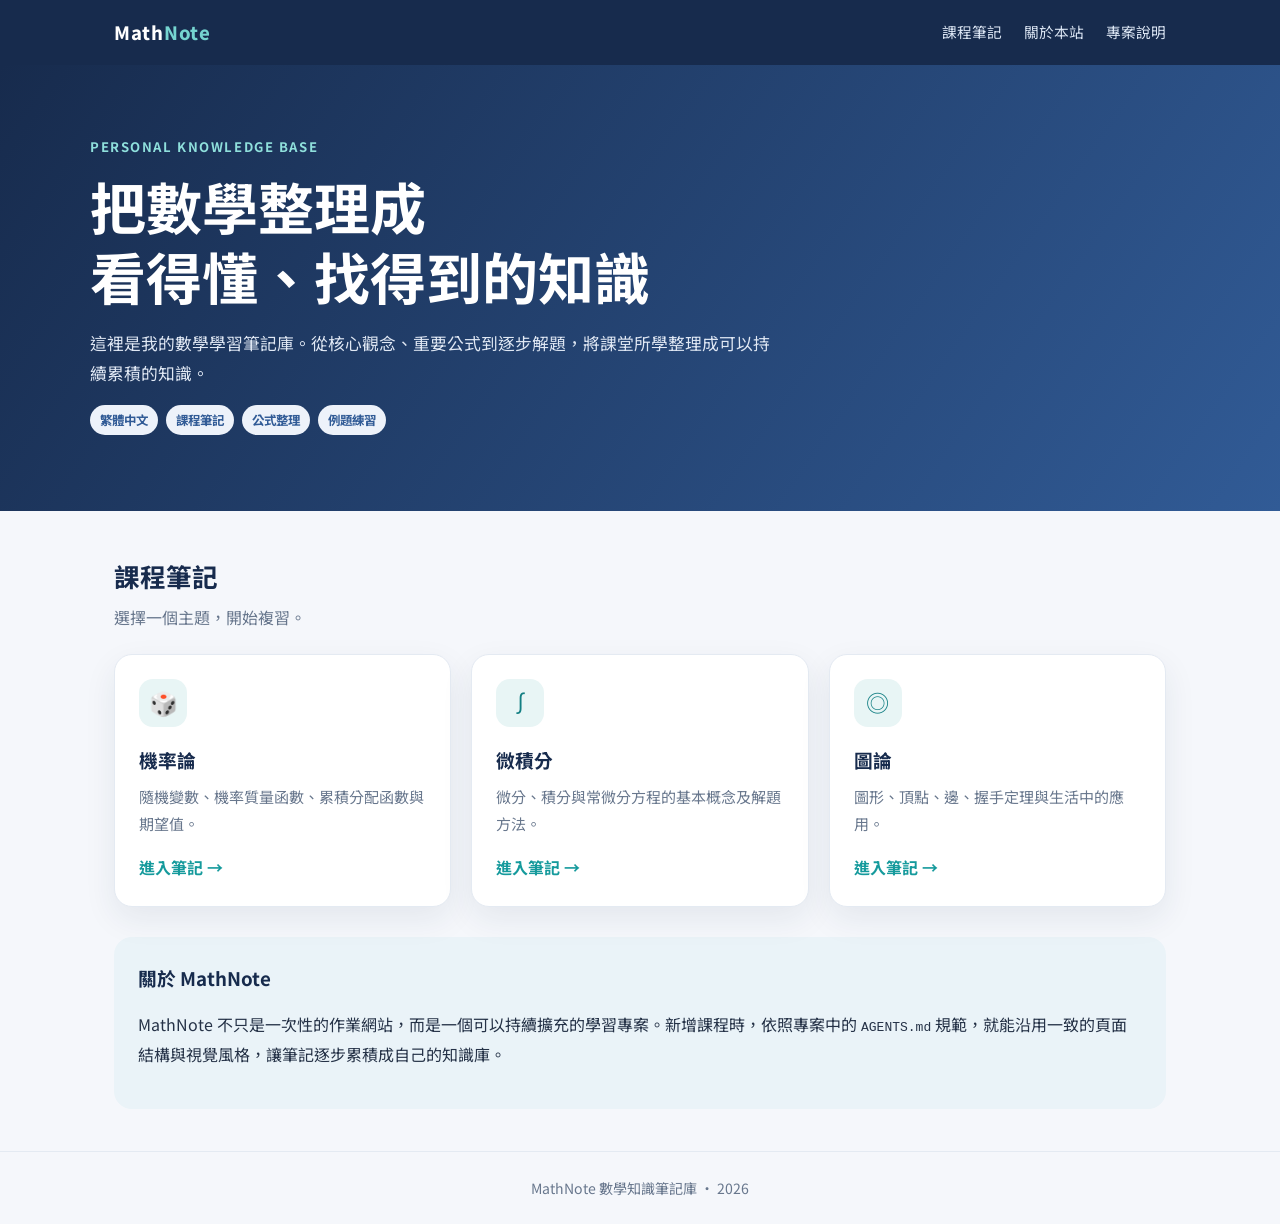
<file: index.html>
<!doctype html>
<html lang="zh-Hant">
<head><meta charset="utf-8"><meta name="viewport" content="width=device-width,initial-scale=1"><meta name="description" content="MathNote 個人數學知識筆記庫，整理機率論、微積分與圖論。"><title>MathNote｜數學知識筆記庫</title><link rel="stylesheet" href="assets/style.css"></head>
<body>
<header class="topbar"><nav class="nav"><a class="brand" href="index.html">Math<span>Note</span></a><div class="navlinks"><a href="#subjects">課程筆記</a><a href="#about">關於本站</a><a href="README.md">專案說明</a></div></nav></header>
<section class="hero"><div class="hero-inner"><div class="eyebrow">PERSONAL KNOWLEDGE BASE</div><h1>把數學整理成<br>看得懂、找得到的知識</h1><p>這裡是我的數學學習筆記庫。從核心觀念、重要公式到逐步解題，將課堂所學整理成可以持續累積的知識。</p><div class="pill-row"><span class="tag">繁體中文</span><span class="tag">課程筆記</span><span class="tag">公式整理</span><span class="tag">例題練習</span></div></div></section>
<main class="wrap" id="subjects"><div class="section-head"><div><h2>課程筆記</h2><p>選擇一個主題，開始複習。</p></div></div>
<div class="grid">
<a class="card" href="subjects/probability.html"><div class="card-icon">🎲</div><h3>機率論</h3><p>隨機變數、機率質量函數、累積分配函數與期望值。</p><span class="arrow">進入筆記 →</span></a>
<a class="card" href="subjects/calculus.html"><div class="card-icon">∫</div><h3>微積分</h3><p>微分、積分與常微分方程的基本概念及解題方法。</p><span class="arrow">進入筆記 →</span></a>
<a class="card" href="subjects/graph-theory.html"><div class="card-icon">◎</div><h3>圖論</h3><p>圖形、頂點、邊、握手定理與生活中的應用。</p><span class="arrow">進入筆記 →</span></a>
</div>
<section class="intro" id="about"><h3>關於 MathNote</h3><p>MathNote 不只是一次性的作業網站，而是一個可以持續擴充的學習專案。新增課程時，依照專案中的 <code>AGENTS.md</code> 規範，就能沿用一致的頁面結構與視覺風格，讓筆記逐步累積成自己的知識庫。</p></section>
</main><footer class="footer">MathNote 數學知識筆記庫 · <span data-year></span></footer><script src="assets/script.js"></script></body></html>
</file>
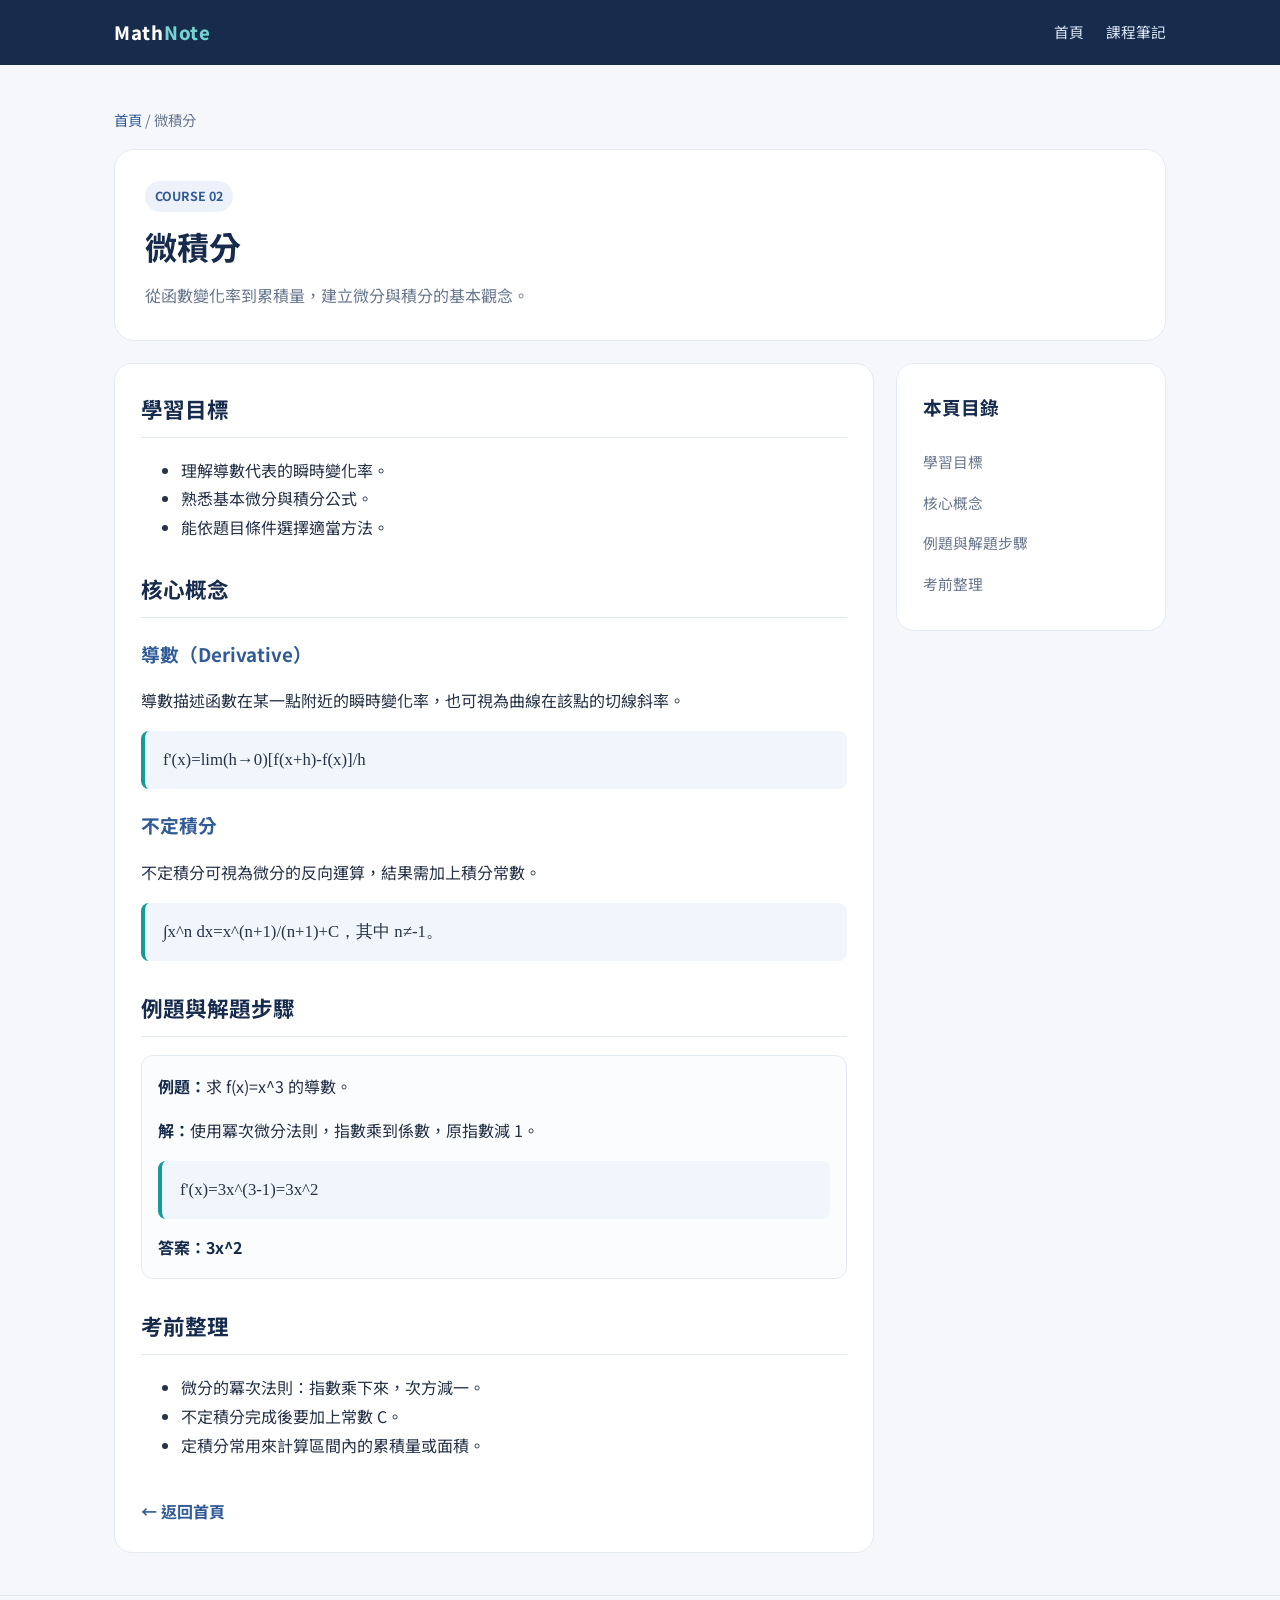
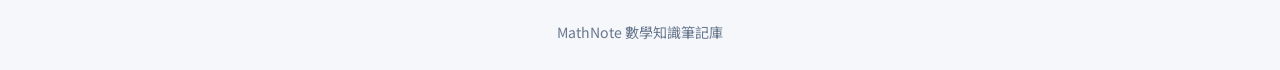
<file: subjects/calculus.html>
<!doctype html><html lang="zh-Hant"><head><meta charset="utf-8"><meta name="viewport" content="width=device-width,initial-scale=1"><title>微積分｜MathNote</title><link rel="stylesheet" href="../assets/style.css"></head><body><header class="topbar"><nav class="nav"><a class="brand" href="../index.html">Math<span>Note</span></a><div class="navlinks"><a href="../index.html">首頁</a><a href="../index.html#subjects">課程筆記</a></div></nav></header><main class="wrap"><div class="crumb"><a href="../index.html">首頁</a> / 微積分</div><div class="page-title"><span class="tag">COURSE 02</span><h1>微積分</h1><p>從函數變化率到累積量，建立微分與積分的基本觀念。</p></div><div class="content-grid"><article class="article"><h2 id="goal">學習目標</h2><ul><li>理解導數代表的瞬時變化率。</li><li>熟悉基本微分與積分公式。</li><li>能依題目條件選擇適當方法。</li></ul><h2 id="concept">核心概念</h2><h3>導數（Derivative）</h3><p>導數描述函數在某一點附近的瞬時變化率，也可視為曲線在該點的切線斜率。</p><div class="formula">f'(x)=lim(h→0)[f(x+h)-f(x)]/h</div><h3>不定積分</h3><p>不定積分可視為微分的反向運算，結果需加上積分常數。</p><div class="formula">∫x^n dx=x^(n+1)/(n+1)+C，其中 n≠-1。</div><h2 id="example">例題與解題步驟</h2><div class="example"><strong>例題：</strong>求 f(x)=x^3 的導數。<p><strong>解：</strong>使用冪次微分法則，指數乘到係數，原指數減 1。</p><div class="formula">f'(x)=3x^(3-1)=3x^2</div><strong>答案：3x^2</strong></div><h2 id="review">考前整理</h2><ul><li>微分的冪次法則：指數乘下來，次方減一。</li><li>不定積分完成後要加上常數 C。</li><li>定積分常用來計算區間內的累積量或面積。</li></ul><a class="back" href="../index.html">← 返回首頁</a></article><aside class="sidebar"><h3>本頁目錄</h3><a href="#goal">學習目標</a><a href="#concept">核心概念</a><a href="#example">例題與解題步驟</a><a href="#review">考前整理</a></aside></div></main><footer class="footer">MathNote 數學知識筆記庫</footer><script src="../assets/script.js"></script></body></html>
</file>
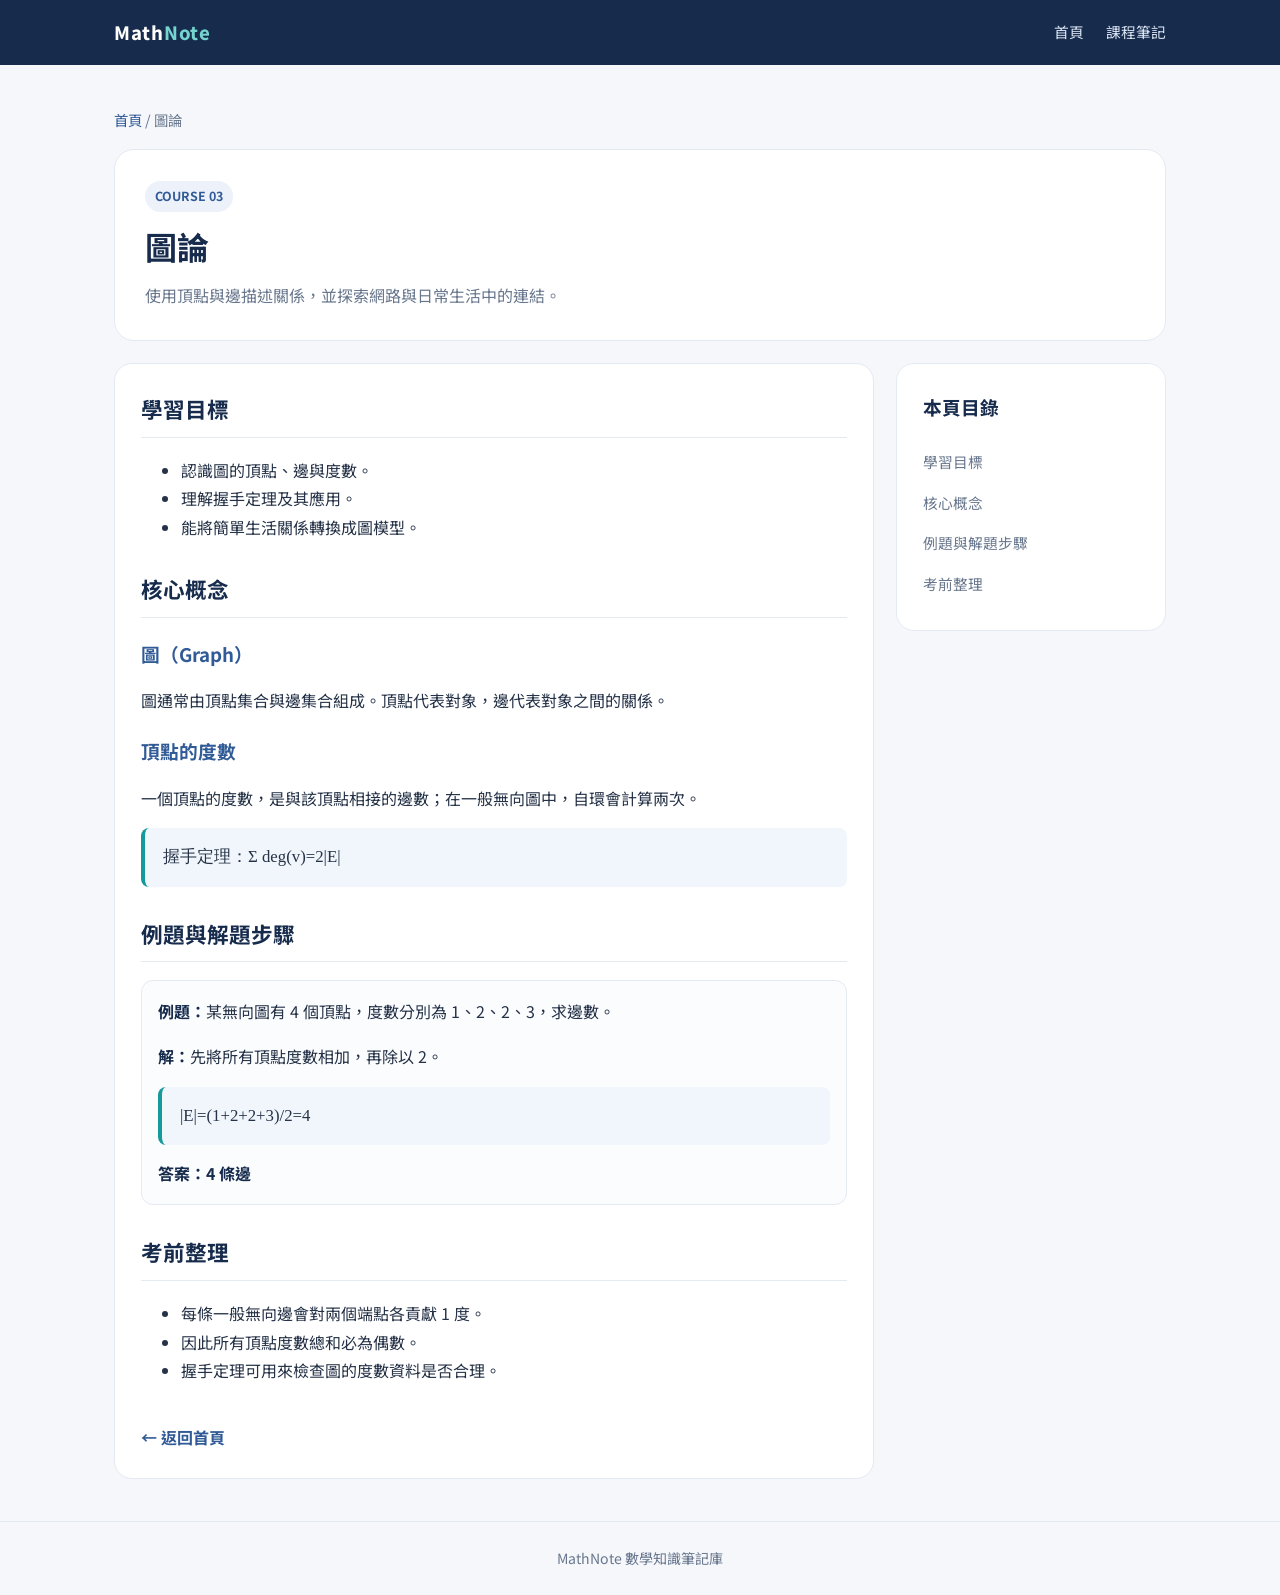
<file: subjects/graph-theory.html>
<!doctype html><html lang="zh-Hant"><head><meta charset="utf-8"><meta name="viewport" content="width=device-width,initial-scale=1"><title>圖論｜MathNote</title><link rel="stylesheet" href="../assets/style.css"></head><body><header class="topbar"><nav class="nav"><a class="brand" href="../index.html">Math<span>Note</span></a><div class="navlinks"><a href="../index.html">首頁</a><a href="../index.html#subjects">課程筆記</a></div></nav></header><main class="wrap"><div class="crumb"><a href="../index.html">首頁</a> / 圖論</div><div class="page-title"><span class="tag">COURSE 03</span><h1>圖論</h1><p>使用頂點與邊描述關係，並探索網路與日常生活中的連結。</p></div><div class="content-grid"><article class="article"><h2 id="goal">學習目標</h2><ul><li>認識圖的頂點、邊與度數。</li><li>理解握手定理及其應用。</li><li>能將簡單生活關係轉換成圖模型。</li></ul><h2 id="concept">核心概念</h2><h3>圖（Graph）</h3><p>圖通常由頂點集合與邊集合組成。頂點代表對象，邊代表對象之間的關係。</p><h3>頂點的度數</h3><p>一個頂點的度數，是與該頂點相接的邊數；在一般無向圖中，自環會計算兩次。</p><div class="formula">握手定理：Σ deg(v)=2|E|</div><h2 id="example">例題與解題步驟</h2><div class="example"><strong>例題：</strong>某無向圖有 4 個頂點，度數分別為 1、2、2、3，求邊數。<p><strong>解：</strong>先將所有頂點度數相加，再除以 2。</p><div class="formula">|E|=(1+2+2+3)/2=4</div><strong>答案：4 條邊</strong></div><h2 id="review">考前整理</h2><ul><li>每條一般無向邊會對兩個端點各貢獻 1 度。</li><li>因此所有頂點度數總和必為偶數。</li><li>握手定理可用來檢查圖的度數資料是否合理。</li></ul><a class="back" href="../index.html">← 返回首頁</a></article><aside class="sidebar"><h3>本頁目錄</h3><a href="#goal">學習目標</a><a href="#concept">核心概念</a><a href="#example">例題與解題步驟</a><a href="#review">考前整理</a></aside></div></main><footer class="footer">MathNote 數學知識筆記庫</footer><script src="../assets/script.js"></script></body></html>
</file>
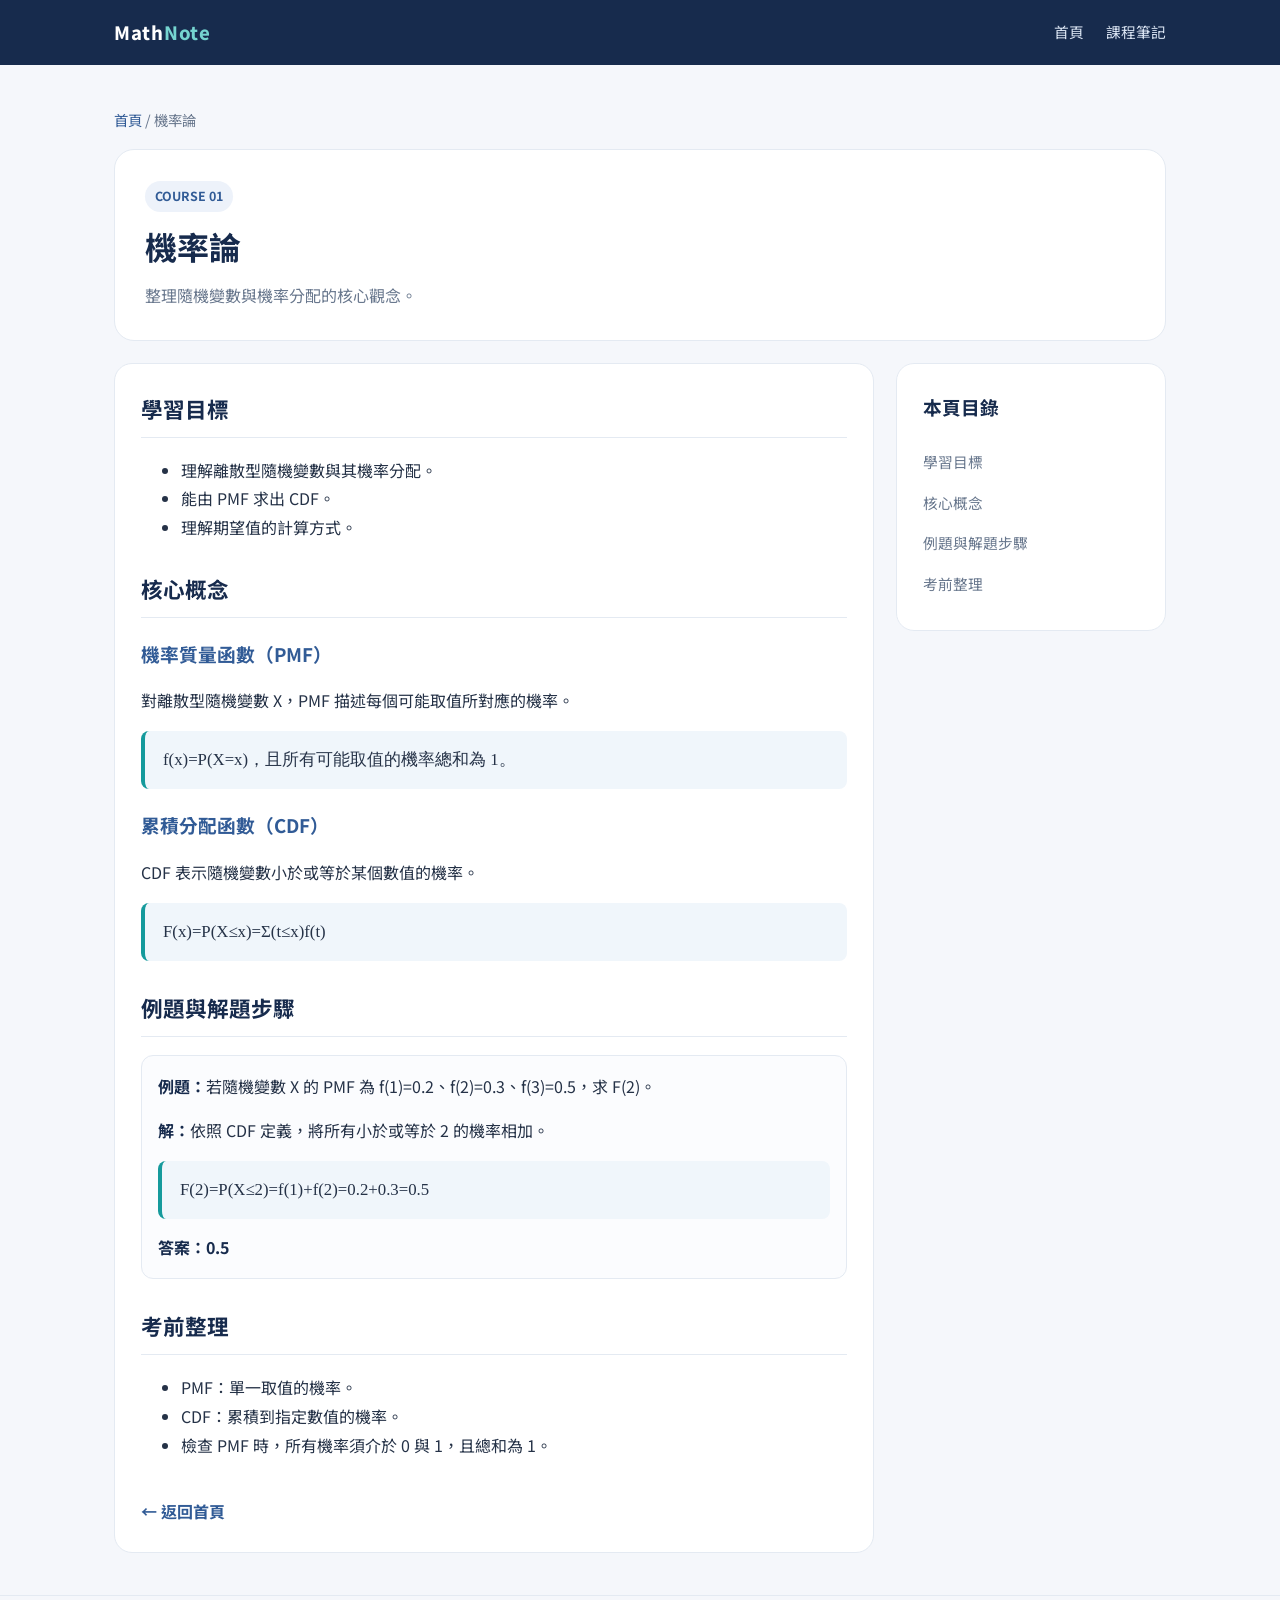
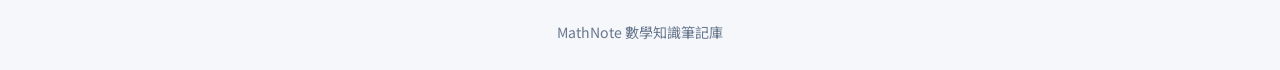
<file: subjects/probability.html>
<!doctype html><html lang="zh-Hant"><head><meta charset="utf-8"><meta name="viewport" content="width=device-width,initial-scale=1"><title>機率論｜MathNote</title><link rel="stylesheet" href="../assets/style.css"></head><body><header class="topbar"><nav class="nav"><a class="brand" href="../index.html">Math<span>Note</span></a><div class="navlinks"><a href="../index.html">首頁</a><a href="../index.html#subjects">課程筆記</a></div></nav></header><main class="wrap"><div class="crumb"><a href="../index.html">首頁</a> / 機率論</div><div class="page-title"><span class="tag">COURSE 01</span><h1>機率論</h1><p>整理隨機變數與機率分配的核心觀念。</p></div><div class="content-grid"><article class="article"><h2 id="goal">學習目標</h2><ul><li>理解離散型隨機變數與其機率分配。</li><li>能由 PMF 求出 CDF。</li><li>理解期望值的計算方式。</li></ul><h2 id="concept">核心概念</h2><h3>機率質量函數（PMF）</h3><p>對離散型隨機變數 X，PMF 描述每個可能取值所對應的機率。</p><div class="formula">f(x)=P(X=x)，且所有可能取值的機率總和為 1。</div><h3>累積分配函數（CDF）</h3><p>CDF 表示隨機變數小於或等於某個數值的機率。</p><div class="formula">F(x)=P(X≤x)=Σ(t≤x)f(t)</div><h2 id="example">例題與解題步驟</h2><div class="example"><strong>例題：</strong>若隨機變數 X 的 PMF 為 f(1)=0.2、f(2)=0.3、f(3)=0.5，求 F(2)。<p><strong>解：</strong>依照 CDF 定義，將所有小於或等於 2 的機率相加。</p><div class="formula">F(2)=P(X≤2)=f(1)+f(2)=0.2+0.3=0.5</div><strong>答案：0.5</strong></div><h2 id="review">考前整理</h2><ul><li>PMF：單一取值的機率。</li><li>CDF：累積到指定數值的機率。</li><li>檢查 PMF 時，所有機率須介於 0 與 1，且總和為 1。</li></ul><a class="back" href="../index.html">← 返回首頁</a></article><aside class="sidebar"><h3>本頁目錄</h3><a href="#goal">學習目標</a><a href="#concept">核心概念</a><a href="#example">例題與解題步驟</a><a href="#review">考前整理</a></aside></div></main><footer class="footer">MathNote 數學知識筆記庫</footer><script src="../assets/script.js"></script></body></html>
</file>
<file: assets/style.css>
@import url('https://fonts.googleapis.com/css2?family=Noto+Sans+TC:wght@400;500;600;700;800&display=swap');
:root{--navy:#172b4d;--blue:#315b96;--teal:#159a9c;--ink:#253247;--muted:#68778d;--paper:#f5f7fb;--line:#e4eaf2;--white:#fff;--shadow:0 12px 32px rgba(25,48,82,.08)}
*{box-sizing:border-box}html{scroll-behavior:smooth}body{margin:0;background:var(--paper);color:var(--ink);font-family:'Noto Sans TC',system-ui,sans-serif;line-height:1.8}a{color:inherit;text-decoration:none}.topbar{background:var(--navy);color:white}.nav{max-width:1100px;margin:auto;padding:16px 24px;display:flex;align-items:center;justify-content:space-between;gap:18px}.brand{font-size:1.15rem;font-weight:800;letter-spacing:.04em}.brand span{color:#75d4d0}.navlinks{display:flex;gap:22px;font-size:.92rem;color:#dce6f4}.navlinks a:hover{color:#75d4d0}.hero{background:linear-gradient(125deg,#172b4d,#315b96);color:white;padding:70px 24px 76px}.hero-inner{max-width:1100px;margin:auto}.eyebrow{color:#8fe0dc;font-size:.82rem;font-weight:700;letter-spacing:.12em}.hero h1{font-size:clamp(2rem,5vw,3.5rem);line-height:1.25;margin:12px 0}.hero p{max-width:680px;color:#e0e8f4;font-size:1.05rem}.wrap{max-width:1100px;margin:auto;padding:42px 24px}.section-head{display:flex;justify-content:space-between;align-items:end;gap:16px;margin-bottom:22px}.section-head h2{margin:0;color:var(--navy);font-size:1.6rem}.section-head p{margin:4px 0 0;color:var(--muted)}.grid{display:grid;grid-template-columns:repeat(3,minmax(0,1fr));gap:20px}.card{background:var(--white);border:1px solid var(--line);border-radius:18px;padding:24px;box-shadow:var(--shadow);transition:transform .2s,border-color .2s}.card:hover{transform:translateY(-4px);border-color:#9bcacb}.card-icon{width:48px;height:48px;border-radius:14px;background:#e8f5f5;color:#137f83;display:grid;place-items:center;font-size:1.45rem}.card h3{color:var(--navy);margin:16px 0 6px}.card p{color:var(--muted);margin:0 0 16px;font-size:.94rem}.tag{display:inline-block;background:#edf2fa;color:#315b96;border-radius:999px;padding:4px 10px;font-size:.78rem;font-weight:700}.arrow{color:var(--teal);font-weight:700}.intro{background:#eaf3f8;border-radius:18px;padding:24px;margin-top:30px}.intro h3{margin:0 0 8px;color:var(--navy)}.footer{border-top:1px solid var(--line);padding:24px;text-align:center;color:var(--muted);font-size:.88rem}.crumb{color:var(--muted);font-size:.9rem;margin-bottom:16px}.crumb a{color:var(--blue)}.page-title{background:white;border:1px solid var(--line);border-radius:20px;padding:30px;margin-bottom:22px}.page-title h1{margin:6px 0;color:var(--navy);font-size:2rem}.page-title p{margin:0;color:var(--muted)}.content-grid{display:grid;grid-template-columns:minmax(0,1fr) 270px;gap:22px;align-items:start}.article,.sidebar{background:white;border:1px solid var(--line);border-radius:18px;padding:26px}.article h2{color:var(--navy);font-size:1.35rem;border-bottom:1px solid var(--line);padding-bottom:8px;margin-top:28px}.article h2:first-child{margin-top:0}.article h3{color:var(--blue);margin-bottom:6px}.formula{background:#f0f6fb;border-left:4px solid var(--teal);padding:14px 18px;border-radius:8px;margin:14px 0;font-family:Georgia,serif;font-size:1.05rem;overflow-x:auto}.example{background:#fbfcfe;border:1px solid var(--line);border-radius:12px;padding:16px;margin:14px 0}.example strong{color:var(--navy)}.sidebar{position:sticky;top:20px}.sidebar h3{margin-top:0;color:var(--navy)}.sidebar a{display:block;padding:7px 0;color:var(--muted);font-size:.92rem}.sidebar a:hover{color:var(--teal)}.back{display:inline-block;margin-top:22px;color:var(--blue);font-weight:700}.note{color:var(--muted);font-size:.9rem}.pill-row{display:flex;flex-wrap:wrap;gap:8px;margin-top:16px}@media(max-width:800px){.grid{grid-template-columns:1fr 1fr}.content-grid{grid-template-columns:1fr}.sidebar{position:static;order:-1}.hero{padding:52px 20px}.wrap{padding:32px 20px}}@media(max-width:560px){.grid{grid-template-columns:1fr}.nav{align-items:flex-start;flex-direction:column}.navlinks{gap:14px;flex-wrap:wrap}.page-title{padding:22px}.article,.sidebar{padding:20px}}
</file>
